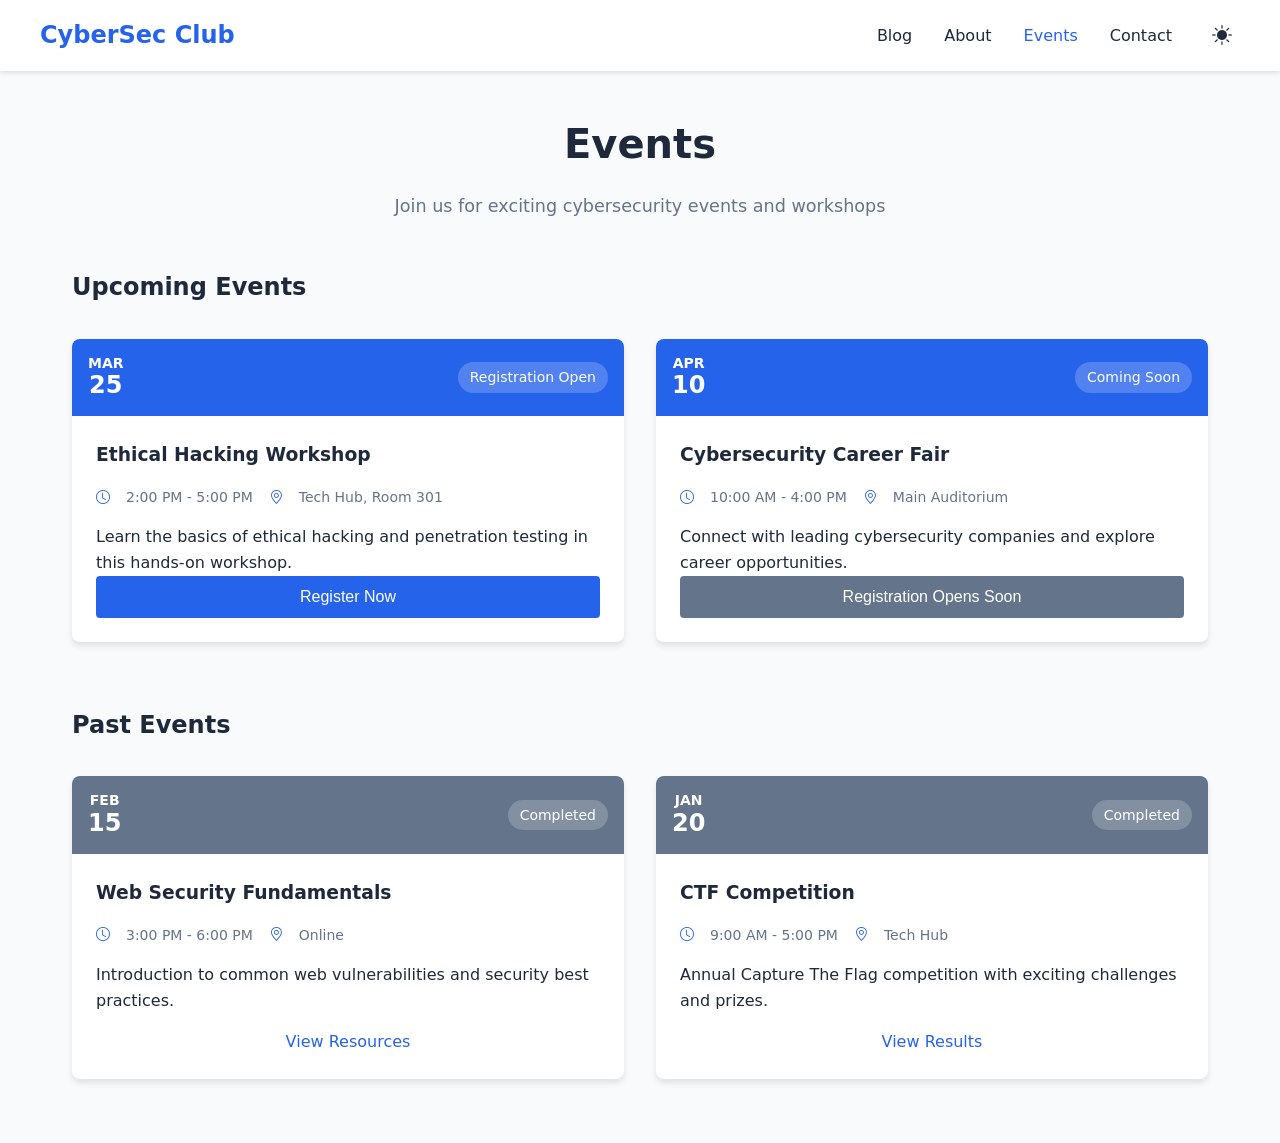
<file: project/events.html>
<!DOCTYPE html>
<html lang="en" data-theme="light">
  <head>
    <title>Events - CyberSec Club</title>
    <meta charset="UTF-8" />
    <meta name="viewport" content="width=device-width" />
    <link rel="stylesheet" href="styles.css" />
    <link rel="stylesheet" href="https://cdn.jsdelivr.net/npm/bootstrap-icons@1.11.3/font/bootstrap-icons.min.css">
    <script type="module" src="script.js"></script>
  </head>
  <body>
    <nav>
      <div class="nav-container">
        <a href="/" class="logo">CyberSec Club</a>
        <button class="hamburger" aria-label="Toggle menu">
          <i class="bi bi-list"></i>
        </button>
        <div class="nav-links">
          <a href="/">Blog</a>
          <a href="/about.html">About</a>
          <a href="/events.html" aria-current="page">Events</a>
          <a href="/contact.html">Contact</a>
          <button class="theme-toggle" aria-label="Toggle theme">
            <i class="bi bi-sun-fill"></i>
          </button>
        </div>
      </div>
    </nav>
    
    <main>
      <div class="header">
        <h1>Events</h1>
        <p>Join us for exciting cybersecurity events and workshops</p>
      </div>

      <section class="events-section">
        <h2>Upcoming Events</h2>
        <div class="events-grid">
          <div class="event-card">
            <div class="event-banner">
              <span class="event-date">
                <strong>MAR</strong>
                <span>25</span>
              </span>
              <span class="event-status">Registration Open</span>
            </div>
            <div class="event-content">
              <h3>Ethical Hacking Workshop</h3>
              <p class="event-details">
                <i class="bi bi-clock"></i> 2:00 PM - 5:00 PM
                <i class="bi bi-geo-alt"></i> Tech Hub, Room 301
              </p>
              <p class="event-description">Learn the basics of ethical hacking and penetration testing in this hands-on workshop.</p>
              <button class="register-btn" data-event="ethical-hacking-workshop">Register Now</button>
            </div>
          </div>

          <div class="event-card">
            <div class="event-banner">
              <span class="event-date">
                <strong>APR</strong>
                <span>10</span>
              </span>
              <span class="event-status">Coming Soon</span>
            </div>
            <div class="event-content">
              <h3>Cybersecurity Career Fair</h3>
              <p class="event-details">
                <i class="bi bi-clock"></i> 10:00 AM - 4:00 PM
                <i class="bi bi-geo-alt"></i> Main Auditorium
              </p>
              <p class="event-description">Connect with leading cybersecurity companies and explore career opportunities.</p>
              <button class="register-btn" data-event="career-fair" disabled>Registration Opens Soon</button>
            </div>
          </div>
        </div>

        <h2>Past Events</h2>
        <div class="events-grid">
          <div class="event-card past">
            <div class="event-banner">
              <span class="event-date">
                <strong>FEB</strong>
                <span>15</span>
              </span>
              <span class="event-status">Completed</span>
            </div>
            <div class="event-content">
              <h3>Web Security Fundamentals</h3>
              <p class="event-details">
                <i class="bi bi-clock"></i> 3:00 PM - 6:00 PM
                <i class="bi bi-geo-alt"></i> Online
              </p>
              <p class="event-description">Introduction to common web vulnerabilities and security best practices.</p>
              <a href="#" class="view-resources">View Resources</a>
            </div>
          </div>

          <div class="event-card past">
            <div class="event-banner">
              <span class="event-date">
                <strong>JAN</strong>
                <span>20</span>
              </span>
              <span class="event-status">Completed</span>
            </div>
            <div class="event-content">
              <h3>CTF Competition</h3>
              <p class="event-details">
                <i class="bi bi-clock"></i> 9:00 AM - 5:00 PM
                <i class="bi bi-geo-alt"></i> Tech Hub
              </p>
              <p class="event-description">Annual Capture The Flag competition with exciting challenges and prizes.</p>
              <a href="#" class="view-resources">View Results</a>
            </div>
          </div>
        </div>
      </section>

      <!-- Registration Modal -->
      <div class="modal" id="registrationModal">
        <div class="modal-content">
          <span class="close-modal">&times;</span>
          <h2>Event Registration</h2>
          <form id="registrationForm">
            <div class="form-group">
              <label for="name">Full Name</label>
              <input type="text" id="name" required>
            </div>
            <div class="form-group">
              <label for="email">Email</label>
              <input type="email" id="email" required>
            </div>
            <div class="form-group">
              <label for="student-id">Student ID</label>
              <input type="text" id="student-id" required>
            </div>
            <button type="submit" class="submit-btn">Register</button>
          </form>
        </div>
      </div>
    </main>
  </body>
</html>
</file>
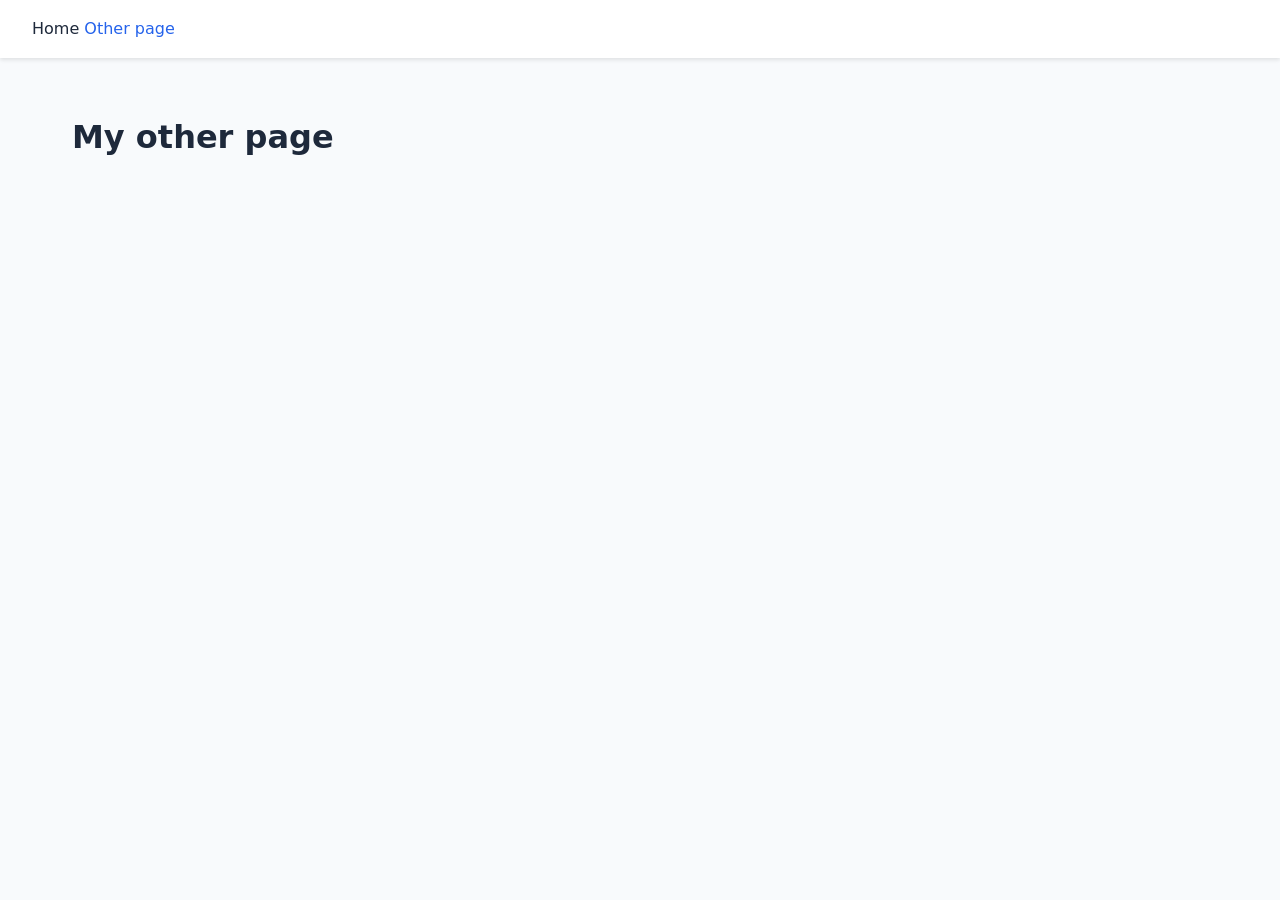
<file: project/page2.html>
<!DOCTYPE html>
<html lang="en">
  <head>
    <title>Other page</title>
    <meta charset="UTF-8" />
    <meta name="viewport" content="width=device-width" />
    <link rel="stylesheet" href="styles.css" />
    <script type="module" src="script.js"></script>
  </head>
  <body>
    <nav>
      <a href="/">Home</a>
      <a href="/page2.html" aria-current="page">Other page</a>
    </nav>
    <main>
      <h1>My other page</h1>
    </main>
  </body>
</html>
</file>
<file: project/styles.css>
:root {
  --primary: #2563eb;
  --dark: #1e293b;
  --light: #f8fafc;
  --gray: #64748b;
  --bg: var(--light);
  --text: var(--dark);
  --card-bg: white;
  --nav-bg: white;
  --border: #e2e8f0;
}

[data-theme="dark"] {
  --bg: #0f172a;
  --text: #f8fafc;
  --card-bg: #1e293b;
  --nav-bg: #1e293b;
  --border: #334155;
}

* {
  box-sizing: border-box;
  margin: 0;
  padding: 0;
}

body {
  font-family: system-ui, -apple-system, sans-serif;
  color: var(--text);
  background-color: var(--bg);
  line-height: 1.6;
  transition: background-color 0.3s, color 0.3s;
}

nav {
  background-color: var(--nav-bg);
  box-shadow: 0 2px 4px rgba(0,0,0,0.1);
  padding: 1rem 2rem;
  position: fixed;
  width: 100%;
  top: 0;
  z-index: 1000;
  transition: background-color 0.3s;
}

.nav-container {
  max-width: 1200px;
  margin: 0 auto;
  display: flex;
  justify-content: space-between;
  align-items: center;
}

.logo {
  font-size: 1.5rem;
  font-weight: bold;
  color: var(--primary);
  text-decoration: none;
}

.nav-links {
  display: flex;
  gap: 2rem;
  align-items: center;
}

.theme-toggle {
  background: none;
  border: none;
  color: var(--text);
  cursor: pointer;
  padding: 0.5rem;
  font-size: 1.25rem;
  display: flex;
  align-items: center;
  gap: 0.5rem;
  transition: color 0.2s;
}

.theme-toggle:hover {
  color: var(--primary);
}

.hamburger {
  display: none;
  background: none;
  border: none;
  color: var(--text);
  cursor: pointer;
  padding: 0.5rem;
  font-size: 1.5rem;
}

nav a {
  color: var(--text);
  text-decoration: none;
  font-weight: 500;
  transition: color 0.2s;
}

nav a:hover {
  color: var(--primary);
}

nav a[aria-current='page'] {
  color: var(--primary);
}

main {
  max-width: 1200px;
  margin: 7rem auto 2rem;
  padding: 0 2rem;
}

.header {
  text-align: center;
  margin-bottom: 3rem;
}

.header h1 {
  font-size: 2.5rem;
  color: var(--text);
  margin-bottom: 1rem;
}

.header p {
  color: var(--gray);
  font-size: 1.1rem;
}

.blog-grid {
  display: grid;
  grid-template-columns: repeat(auto-fill, minmax(250px, 1fr));
  gap: 1.5rem;
  margin-top: 2rem;
}

.blog-card {
  background: var(--card-bg);
  border-radius: 0.5rem;
  overflow: hidden;
  box-shadow: 0 4px 6px rgba(0,0,0,0.1);
  transition: transform 0.2s, box-shadow 0.2s, background-color 0.3s;
  text-decoration: none;
  color: inherit;
  display: block;
}

.blog-card:hover {
  transform: translateY(-5px);
  box-shadow: 0 8px 12px rgba(0,0,0,0.1);
}

.card-image {
  width: 100%;
  height: 160px;
  object-fit: cover;
}

.card-content {
  padding: 1rem;
}

.card-tag {
  background: var(--primary);
  color: white;
  padding: 0.25rem 0.75rem;
  border-radius: 1rem;
  font-size: 0.875rem;
  display: inline-block;
  margin-bottom: 1rem;
}

.card-title {
  font-size: 1.1rem;
  margin: 0.5rem 0;
  color: var(--text);
  line-height: 1.4;
}

.card-excerpt {
  color: var(--gray);
  font-size: 0.875rem;
  margin-bottom: 1rem;
  display: -webkit-box;
  -webkit-line-clamp: 3;
  -webkit-box-orient: vertical;
  overflow: hidden;
}

.card-footer {
  display: flex;
  align-items: center;
  justify-content: space-between;
  border-top: 1px solid var(--border);
  padding-top: 1rem;
  margin-top: auto;
}

.author {
  display: flex;
  align-items: center;
  gap: 0.5rem;
}

.author-avatar {
  width: 2rem;
  height: 2rem;
  border-radius: 50%;
}

.author-name {
  font-size: 0.875rem;
  color: var(--gray);
}

.post-date {
  font-size: 0.875rem;
  color: var(--gray);
}

@media (max-width: 550px) {
  .nav-links {
    display: none;
    position: absolute;
    top: 100%;
    left: 0;
    right: 0;
    background: var(--nav-bg);
    flex-direction: column;
    padding: 1rem;
    gap: 1rem;
    border-top: 1px solid var(--border);
  }

  .nav-links.active {
    display: flex;
  }

  .hamburger {
    display: block;
  }

  .blog-grid {
    grid-template-columns: 1fr;
  }
}

/* About Page Styles */
.about-section {
  background: var(--card-bg);
  border-radius: 0.5rem;
  padding: 2rem;
  margin-bottom: 3rem;
  box-shadow: 0 4px 6px rgba(0,0,0,0.1);
}

.about-content {
  max-width: 800px;
  margin: 0 auto;
}

.about-content h2 {
  color: var(--text);
  margin-bottom: 1rem;
}

.social-links {
  margin-top: 2rem;
}

.social-icons {
  display: flex;
  gap: 1.5rem;
  margin-top: 1rem;
}

.social-icon {
  display: flex;
  align-items: center;
  gap: 0.5rem;
  color: var(--text);
  text-decoration: none;
  transition: color 0.2s;
}

.social-icon:hover {
  color: var(--primary);
}

.social-icon i {
  font-size: 1.5rem;
}

/* Team Section */
.team-section {
  margin-top: 3rem;
}

.team-grid {
  display: grid;
  grid-template-columns: repeat(auto-fit, minmax(250px, 1fr));
  gap: 2rem;
  margin-top: 2rem;
}

.team-member {
  background: var(--card-bg);
  border-radius: 0.5rem;
  padding: 1.5rem;
  text-align: center;
  box-shadow: 0 4px 6px rgba(0,0,0,0.1);
}

.member-image {
  width: 150px;
  height: 150px;
  border-radius: 50%;
  margin-bottom: 1rem;
}

.member-role {
  color: var(--gray);
  margin-bottom: 1rem;
}

.member-social {
  display: flex;
  justify-content: center;
  gap: 1rem;
}

.member-social a {
  color: var(--text);
  font-size: 1.25rem;
  transition: color 0.2s;
}

.member-social a:hover {
  color: var(--primary);
}

/* Events Page Styles */
.events-section {
  margin-top: 2rem;
}

.events-grid {
  display: grid;
  grid-template-columns: repeat(auto-fit, minmax(300px, 1fr));
  gap: 2rem;
  margin: 2rem 0 4rem;
}

.event-card {
  background: var(--card-bg);
  border-radius: 0.5rem;
  overflow: hidden;
  box-shadow: 0 4px 6px rgba(0,0,0,0.1);
}

.event-banner {
  background: var(--primary);
  color: white;
  padding: 1rem;
  display: flex;
  justify-content: space-between;
  align-items: center;
}

.event-date {
  display: flex;
  flex-direction: column;
  align-items: center;
  line-height: 1.2;
}

.event-date strong {
  font-size: 0.875rem;
}

.event-date span {
  font-size: 1.5rem;
  font-weight: bold;
}

.event-status {
  background: rgba(255, 255, 255, 0.2);
  padding: 0.25rem 0.75rem;
  border-radius: 1rem;
  font-size: 0.875rem;
}

.event-content {
  padding: 1.5rem;
}

.event-details {
  color: var(--gray);
  margin: 1rem 0;
  display: flex;
  gap: 1rem;
  font-size: 0.875rem;
}

.event-details i {
  color: var(--primary);
}

.register-btn {
  background: var(--primary);
  color: white;
  border: none;
  padding: 0.75rem 1.5rem;
  border-radius: 0.25rem;
  cursor: pointer;
  width: 100%;
  font-size: 1rem;
  transition: background-color 0.2s;
}

.register-btn:hover:not(:disabled) {
  background: #1d4ed8;
}

.register-btn:disabled {
  background: var(--gray);
  cursor: not-allowed;
}

.past .event-banner {
  background: var(--gray);
}

.view-resources {
  display: block;
  text-align: center;
  color: var(--primary);
  text-decoration: none;
  margin-top: 1rem;
}

/* Modal Styles */
.modal {
  display: none;
  position: fixed;
  top: 0;
  left: 0;
  width: 100%;
  height: 100%;
  background: rgba(0, 0, 0, 0.5);
  z-index: 1000;
}

.modal-content {
  background: var(--card-bg);
  padding: 2rem;
  border-radius: 0.5rem;
  max-width: 500px;
  margin: 2rem auto;
  position: relative;
}

.close-modal {
  position: absolute;
  right: 1rem;
  top: 1rem;
  font-size: 1.5rem;
  cursor: pointer;
  color: var(--gray);
}

.form-group {
  margin-bottom: 1.5rem;
}

.form-group label {
  display: block;
  margin-bottom: 0.5rem;
  color: var(--text);
}

.form-group input {
  width: 100%;
  padding: 0.75rem;
  border: 1px solid var(--border);
  border-radius: 0.25rem;
  background: var(--bg);
  color: var(--text);
}

.submit-btn {
  background: var(--primary);
  color: white;
  border: none;
  padding: 0.75rem 1.5rem;
  border-radius: 0.25rem;
  cursor: pointer;
  width: 100%;
  font-size: 1rem;
}

/* Blog Post Styles */
.blog-post {
  max-width: 800px;
  margin: 0 auto;
  background: var(--card-bg);
  border-radius: 0.5rem;
  overflow: hidden;
  box-shadow: 0 4px 6px rgba(0,0,0,0.1);
}

.post-header {
  padding: 2rem;
  text-align: center;
}

.post-header h1 {
  font-size: 2.5rem;
  margin: 1rem 0;
  line-height: 1.2;
}

.post-meta {
  display: flex;
  justify-content: space-between;
  align-items: center;
  margin-top: 1.5rem;
}

.author {
  display: flex;
  align-items: center;
  gap: 1rem;
}

.author-info {
  display: flex;
  flex-direction: column;
  text-align: left;
}

.post-share {
  display: flex;
  gap: 1rem;
}

.share-button {
  color: var(--gray);
  font-size: 1.25rem;
  transition: color 0.2s;
}

.share-button:hover {
  color: var(--primary);
}

.post-image {
  width: 100%;
  max-height: 400px;
  object-fit: cover;
}

.post-content {
  padding: 2rem;
  line-height: 1.8;
}

.post-content h2 {
  margin: 2rem 0 1rem;
  color: var(--text);
}

.post-content p {
  margin-bottom: 1.5rem;
}

.post-content ul,
.post-content ol {
  margin: 1rem 0 1.5rem 2rem;
}

.post-content li {
  margin-bottom: 0.5rem;
}

.post-footer {
  padding: 2rem;
  border-top: 1px solid var(--border);
}

.related-posts {
  display: grid;
  grid-template-columns: repeat(auto-fit, minmax(200px, 1fr));
  gap: 1.5rem;
  margin-top: 1rem;
}

.related-post {
  display: flex;
  gap: 1rem;
  text-decoration: none;
  color: inherit;
  padding: 0.5rem;
  border-radius: 0.5rem;
  transition: background-color 0.2s;
}

.related-post:hover {
  background: var(--bg);
}

.related-post img {
  width: 80px;
  height: 80px;
  object-fit: cover;
  border-radius: 0.25rem;
}

.related-post-content h4 {
  font-size: 1rem;
  margin-bottom: 0.25rem;
}

.related-post-content span {
  font-size: 0.875rem;
  color: var(--gray);
}

@media (max-width: 768px) {
  .social-icons {
    flex-direction: column;
    align-items: flex-start;
  }
  
  .team-grid {
    grid-template-columns: 1fr;
  }
  
  .events-grid {
    grid-template-columns: 1fr;
  }
  
  .modal-content {
    margin: 1rem;
    width: auto;
  }
  
  .blog-grid {
    grid-template-columns: repeat(auto-fill, minmax(200px, 1fr));
  }
  
  .post-header {
    padding: 1.5rem;
  }
  
  .post-header h1 {
    font-size: 2rem;
  }
  
  .post-meta {
    flex-direction: column;
    gap: 1rem;
  }
  
  .post-content {
    padding: 1.5rem;
  }
}
</file>
